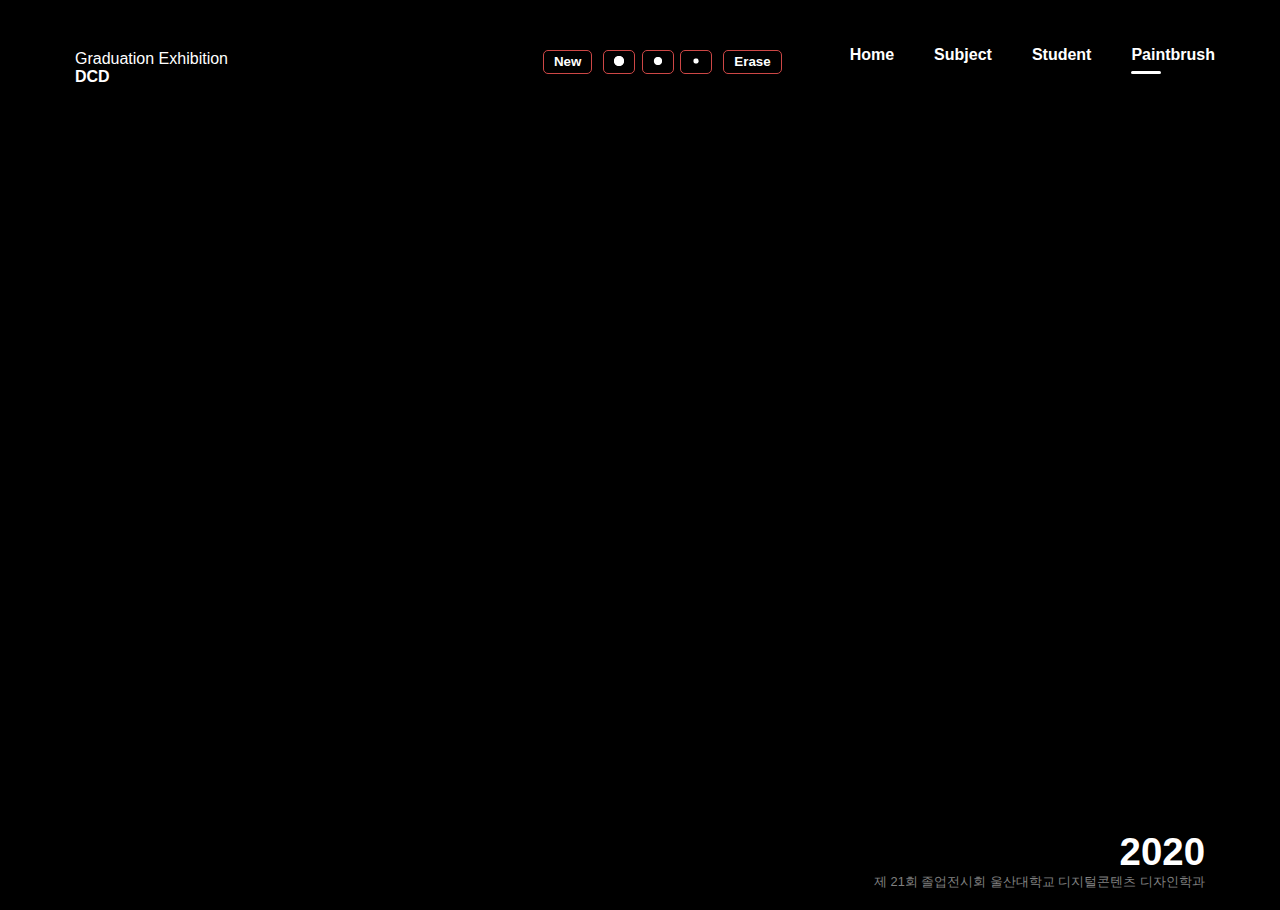
<file: Paintbrush.html>
<!DOCTYPE html>
<html>
    <head>
        <title> DCD Paintbrush </title>
        <meta charset="UTF-8">
        <link rel="stylesheet" href="css/index.css">
        <link rel="stylesheet" href="css/Paintbrush.css">
        <script src="js/jquery-1.12.0.min.js"></script>
        <script src="js/Paintbrush.js"></script>
    </head>
    <body onload="ready()" onresize="resize()" id="wrap">
      <header class="header">
      <nav id="menubar1">
       <ul>
        <li><a href="index.html">Graduation Exhibition<br><span>DCD</span></a></li>
       </ul>
      </nav>
      <nav id="menubar2">
        <a href="index.html">Home</a>
        <a href="Subject_Main.html">Subject</a>
        <a href="Student.html">Student</a>
        <a href="Paintbrush.html">Paintbrush</a>
        <div id="indicator"></div>
      </nav>
    </header>
    <section class="section">

      <div id="draw_btn">
        <button id="draw_btn1" onclick="news()">New</button>
        |
        <button id="draw_btn2" onclick="w15()"><img src="images/bold_01.png" alt=""></button>
        <button id="draw_btn3" onclick="w5()"><img src="images/bold_02.png" alt=""></button>
        <button id="draw_btn4" onclick="w1()"><img src="images/bold_03.png" alt=""></button>
        |
        <button id="draw_btn5" onclick="erase()">Erase</button>
      </div>

      <canvas id="canvas" width="100%" height="700px"></canvas>

    </section>
    <footer class="footer">
      <nav id="menubar3">
       <ul>
        <li><span>2020</span><br>제 21회 졸업전시회 울산대학교 디지털콘텐츠 디자인학과</li>
       </ul>
      </nav>
    </footer>
    </body>
</html>
</file>
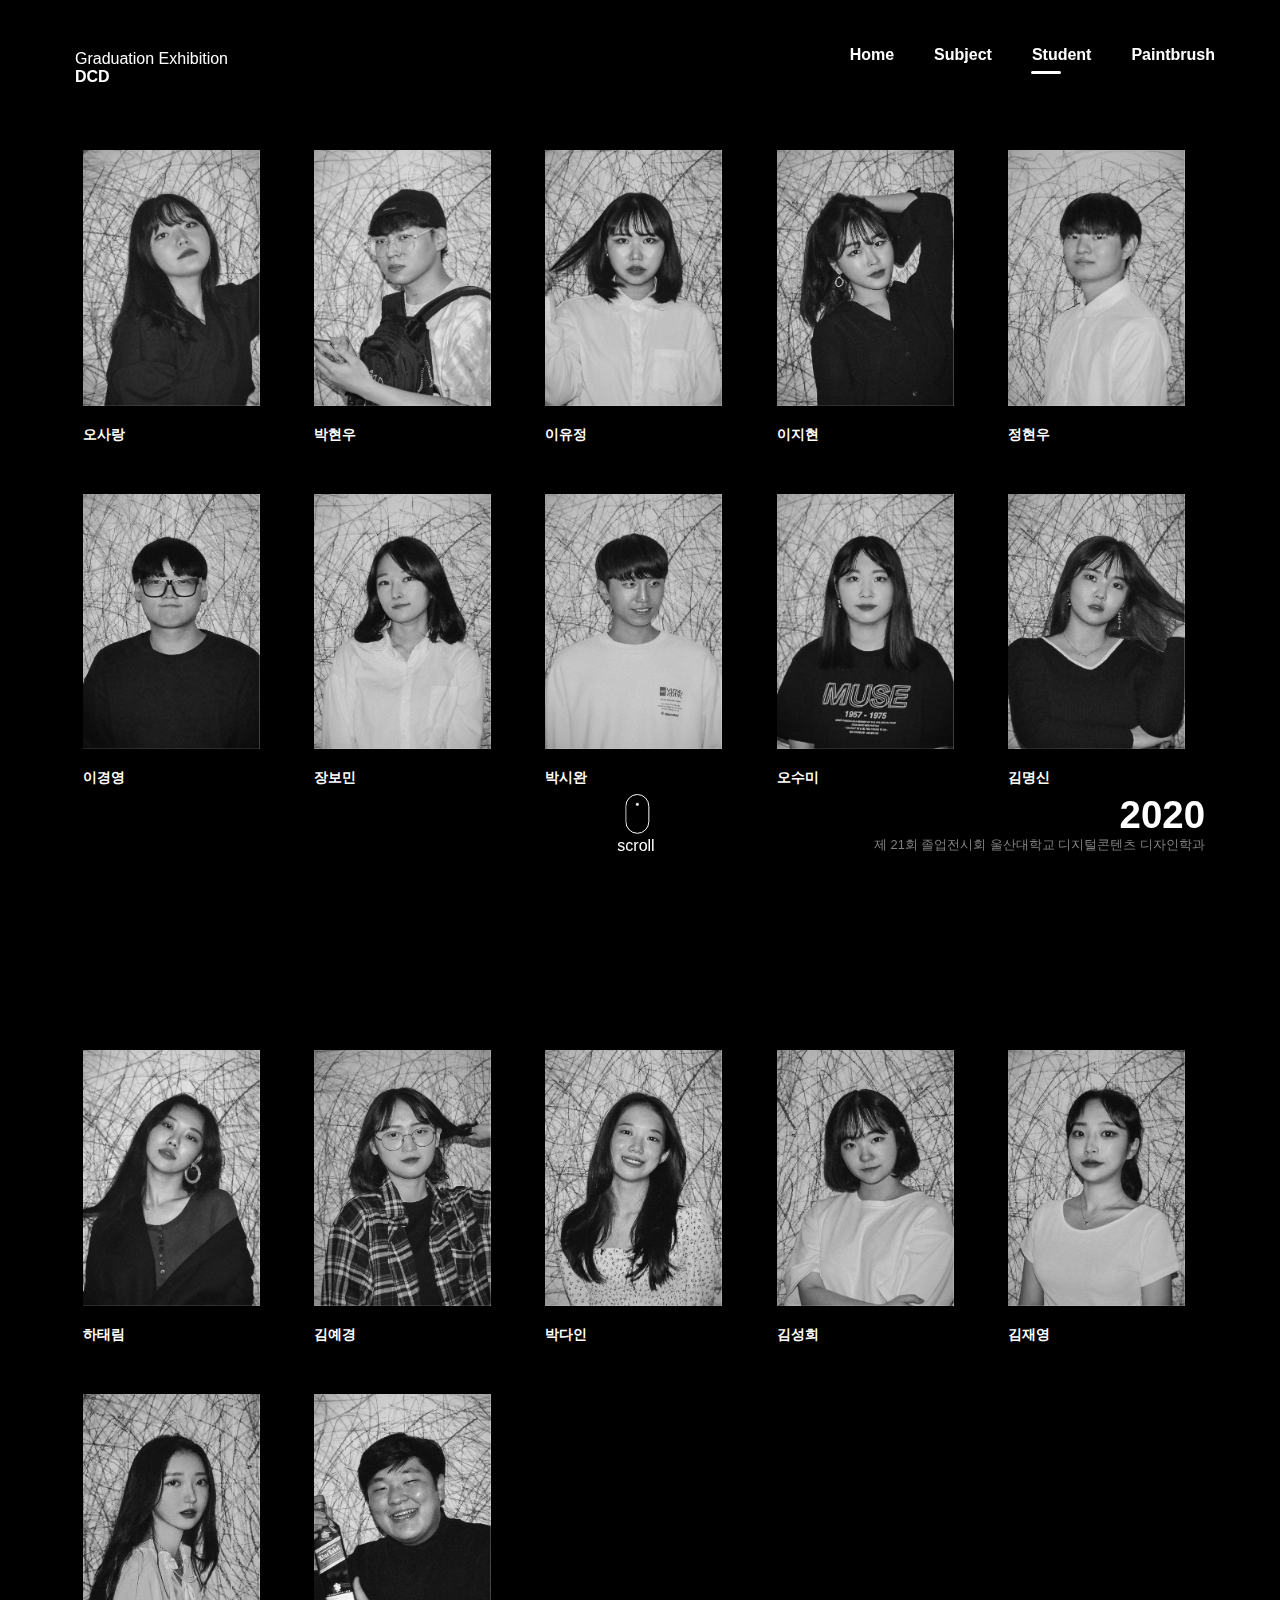
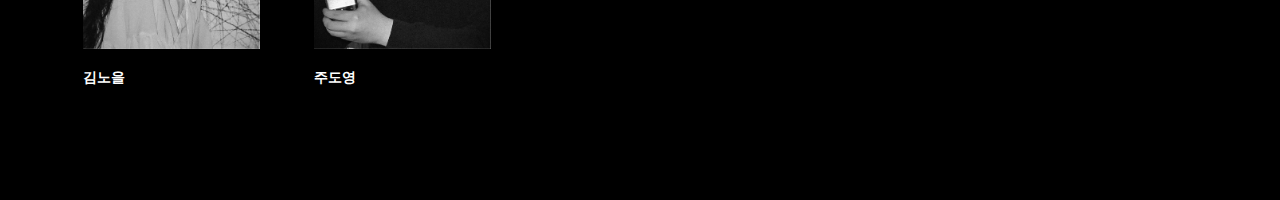
<file: Student.html>
<html>
	<head>
		<title> DCD Student </title>
		<meta charset="UTF-8">
		<link rel="stylesheet" href="css/index.css">
		<link rel="stylesheet" href="css/Student.css">
		<script type="text/javascript" src="js/jquery-1.12.0.min.js"></script>
		<script type="text/javascript" src="js/Subject.js"></script>
		<script type="text/javascript" src="js/Student.js"></script>
	</head>
	<body class="box">
		<div id="onepage">
			<header class="header">
			<nav id="menubar1">
			 <ul>
				<li><a href="index.html">Graduation Exhibition<br><span>DCD</span></a></li>
			 </ul>
			</nav>
			<nav id="menubar2">
				<a href="index.html">Home</a>
				<a href="Subject_Main.html">Subject</a>
				<a href="Student.html">Student</a>
				<a href="Paintbrush.html">Paintbrush</a>
				<div id="indicator"></div>
			</nav>
		</header>
			<section class="s1">
				<div class='bigPictureWrapper'>
				<div class='bigPicture'>
				</div>
				</div>
				<div class="subimgform">
					<div class="imgbox">
						<a href="#"><img src="images/student/pic_01.jpg" alt=""></a>
						<p>오사랑</p>
					</div>
					<div class="imgbox">
						<a href="#"><img src="images/student/pic_02.jpg" alt=""></a>
						<p>박현우</p>
					</div>
					<div class="imgbox">
						<a href="#"><img src="images/student/pic_03.jpg" alt=""></a>
						<p>이유정</p>
					</div>
					<div class="imgbox">
						<a href="#"><img src="images/student/pic_04.jpg" alt=""></a>
						<p>이지현</p>
					</div>
					<div class="imgbox">
						<a href="#"><img src="images/student/pic_05.jpg" alt=""></a>
						<p>정현우</p>
					</div>
					<div class="imgbox">
						<a href="#"><img src="images/student/pic_06.jpg" alt=""></a>
						<p>이경영</p>
					</div>
					<div class="imgbox">
						<a href="#"><img src="images/student/pic_07.jpg" alt=""></a>
						<p>장보민</p>
					</div>
					<div class="imgbox">
						<a href="#"><img src="images/student/pic_08.jpg" alt=""></a>
						<p>박시완</p>
					</div>
					<div class="imgbox">
						<a href="#"><img src="images/student/pic_09.jpg" alt=""></a>
						<p>오수미</p>
					</div>
					<div class="imgbox">
						<a href="#"><img src="images/student/pic_10.jpg" alt=""></a>
						<p>김명신</p>
					</div>
				</div>
				<div class="scroll-link" href="#content">
					<svg class="mouse" xmlns="http://www.w3.org/2000/svg" viewBox="0 0 76 130" preserveAspectRatio="xMidYMid meet">
					<g fill="none" fill-rule="evenodd">
						<rect width="70" height="118" x="1.5" y="1.5" stroke="#FFF" stroke-width="3" rx="36"/>
						<circle class="scroll" cx="36.5" cy="31.5" r="4.5" fill="#FFF"/>
					</g>
				</svg>
				<p>scroll</p>
			</div>
			</section>
			<section class="s2">
				<div class="subimgform">
					<div class="imgbox">
						<a href="#"><img src="images/student/pic_11.jpg" alt=""></a>
						<p>하태림</p>
					</div>
					<div class="imgbox">
						<a href="#"><img src="images/student/pic_12.jpg" alt=""></a>
						<p>김예경</p>
					</div>
					<div class="imgbox">
						<a href="#"><img src="images/student/pic_13.jpg" alt=""></a>
						<p>박다인</p>
					</div>
					<div class="imgbox">
						<a href="#"><img src="images/student/pic_14.jpg" alt=""></a>
						<p>김성희</p>
					</div>
					<div class="imgbox">
						<a href="#"><img src="images/student/pic_15.jpg" alt=""></a>
						<p>김재영</p>
					</div>
					<div class="imgbox">
						<a href="#"><img src="images/student/pic_16.jpg" alt=""></a>
						<p>김노을</p>
					</div>
					<div class="imgbox">
						<a href="#"><img src="images/student/pic_17.jpg" alt=""></a>
						<p>주도영</p>
					</div>
				</div>
			</section>
			<footer class="footer">
				<nav id="menubar3">
				 <ul>
					<li><span>2020</span><br>제 21회 졸업전시회 울산대학교 디지털콘텐츠 디자인학과</li>
				 </ul>
				</nav>
			</footer>
		</div>
		<script src="https://code.jquery.com/jquery-3.4.1.js" integrity="sha256-WpOohJOqMqqyKL9FccASB9O0KwACQJpFTUBLTYOVvVU=" crossorigin="anonymous"></script>
	</body>
</html>
</file>
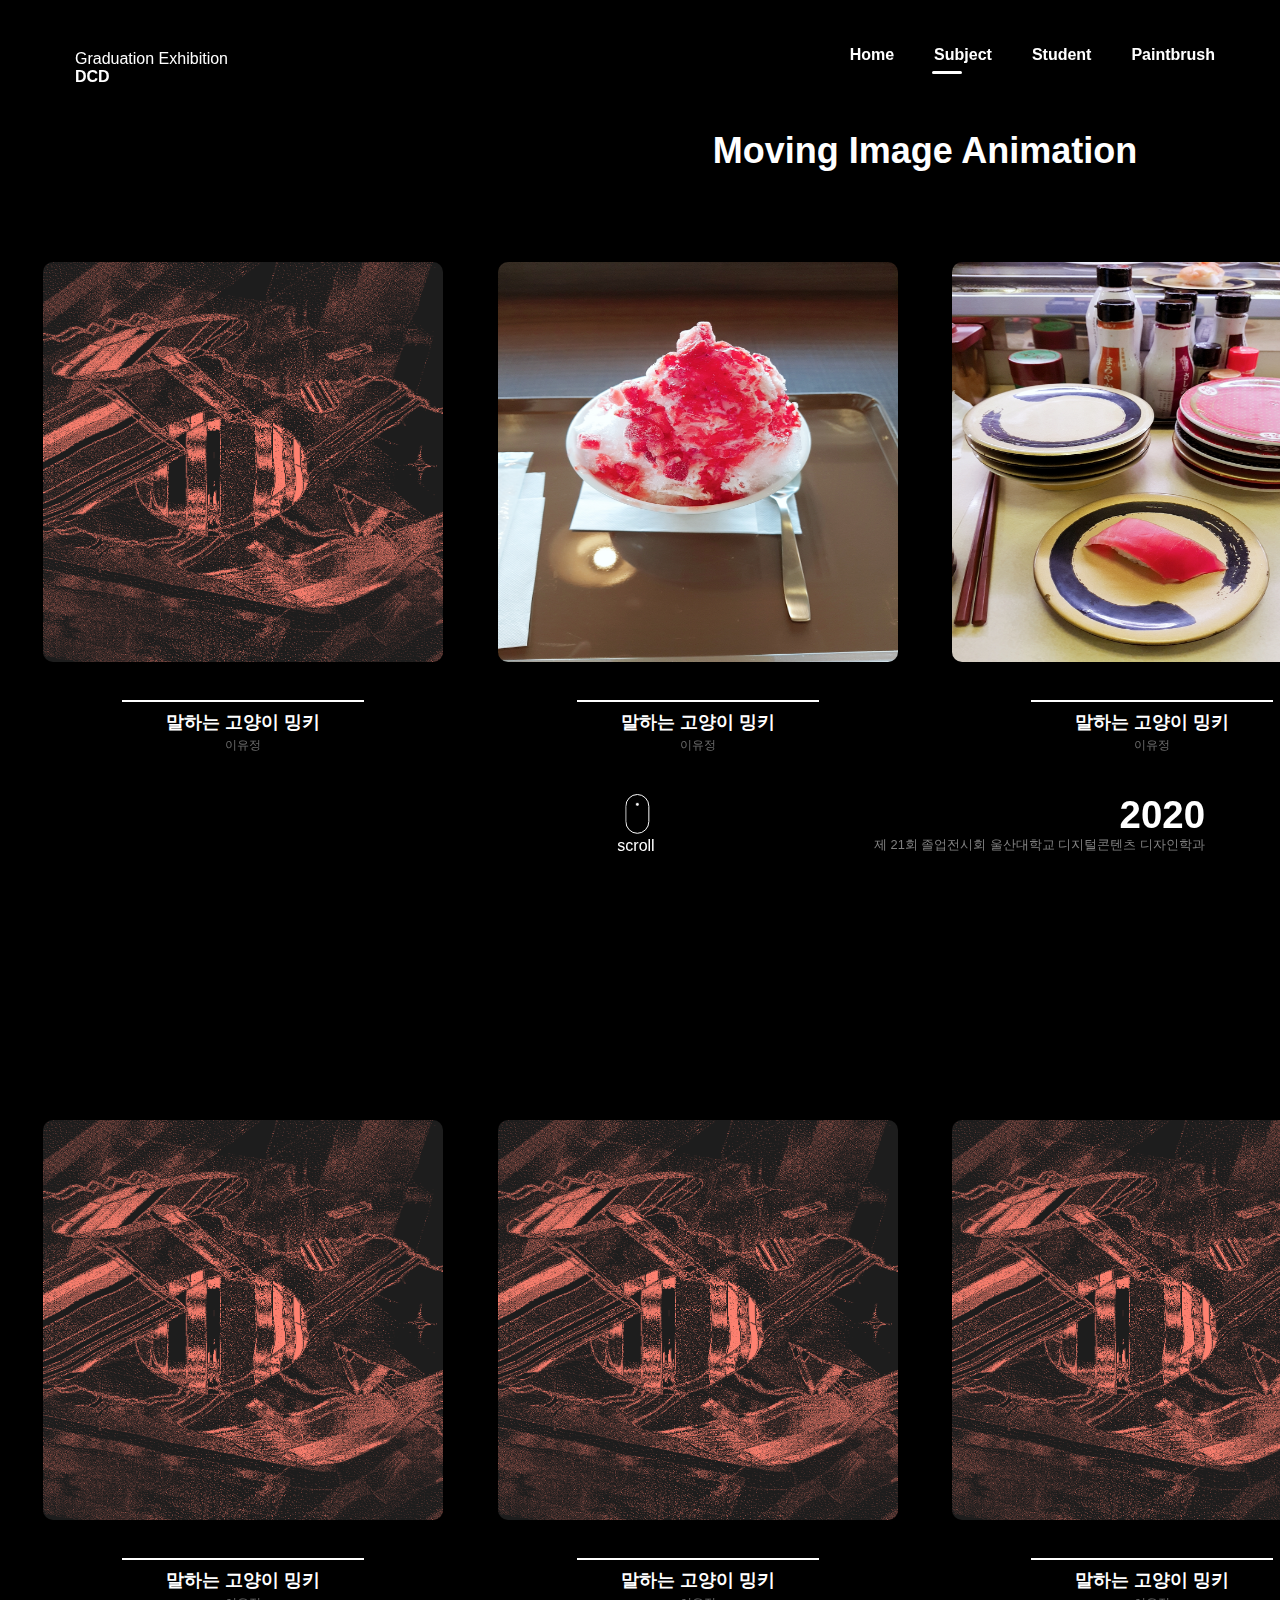
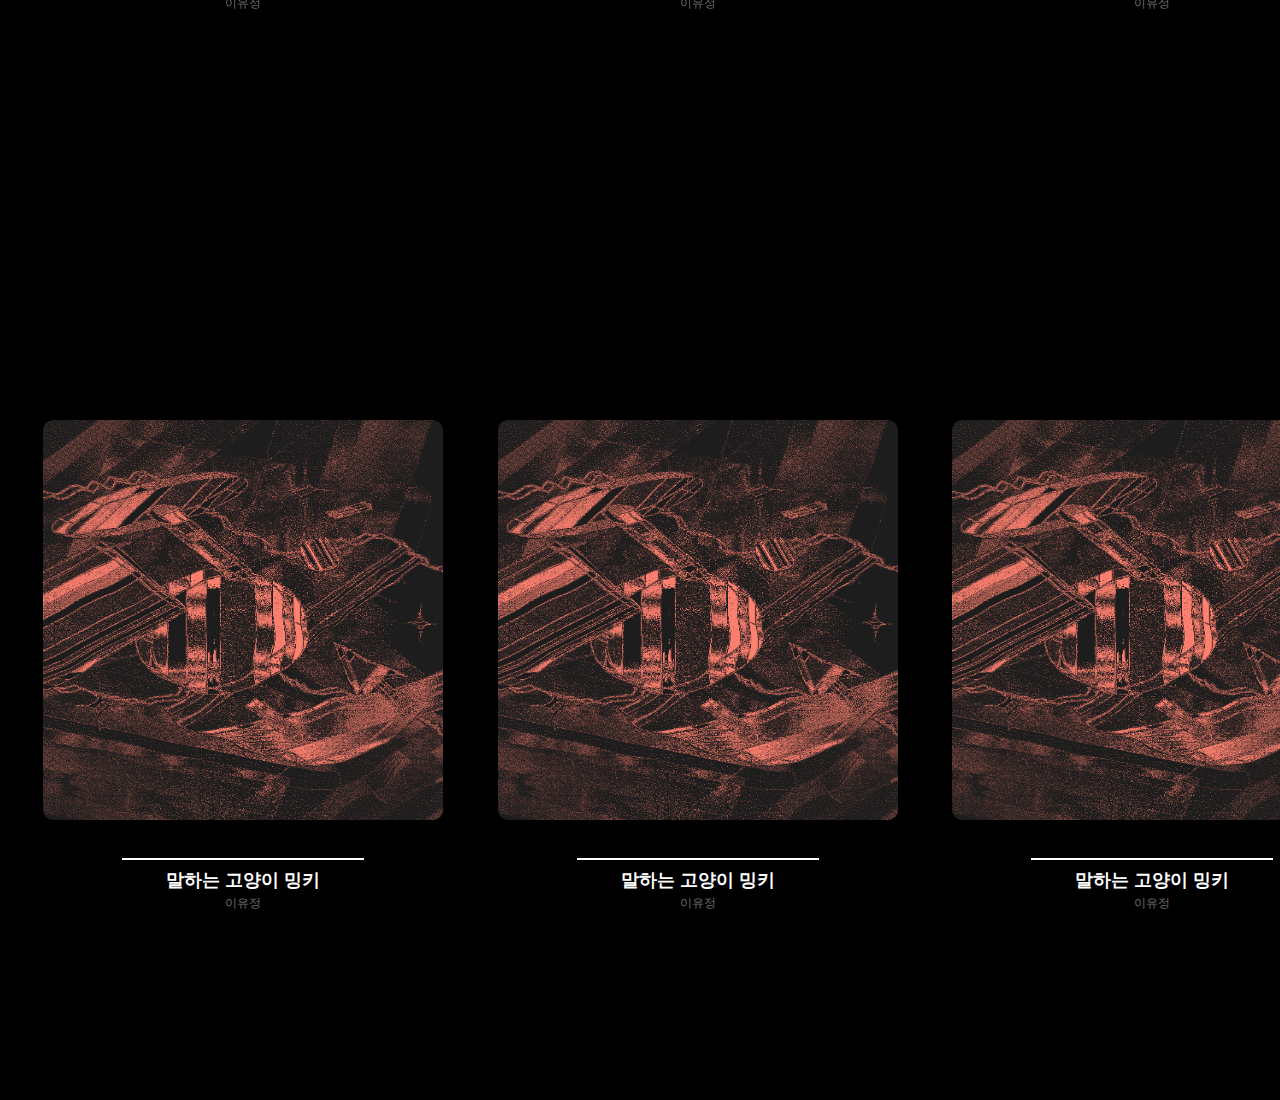
<file: Subject_01.html>
<html>
	<head>
		<title> Moving Image Animation </title>
		<meta charset="UTF-8">
		<link rel="stylesheet" href="css/index.css">
		<link rel="stylesheet" href="css/Subject.css">
		<script type="text/javascript" src="js/jquery-1.12.0.min.js"></script>
		<script type="text/javascript" src="js/Subject.js"></script>
	</head>
	<body class="box">
		<div id="onepage">
			<header class="header">
			<nav id="menubar1">
			 <ul>
				<li><a href="index.html">Graduation Exhibition<br><span>DCD</span></a></li>
			 </ul>
			</nav>
			<nav id="menubar2">
				<a href="index.html">Home</a>
				<a href="Subject_Main.html">Subject</a>
				<a href="Student.html">Student</a>
				<a href="Paintbrush.html">Paintbrush</a>
				<div id="indicator"></div>
			</nav>
		</header>
			<section class="s1">
				<div class="subimgform">
					<p class="tittle_up">Moving Image Animation</p>
					<div class="imgbox">
						<a href="#"><img src="images/subimg.png" alt="" class="zoom"></a>
						<br><br><hr>
						<p class="tittle">말하는 고양이 밍키</p>
						<p class="name">이유정</p>
					</div>
					<div class="imgbox">
						<a href="#"><img src="images/img_01.jpg" alt="" class="zoom"></a>
						<br><br><hr>
						<p class="tittle">말하는 고양이 밍키</p>
						<p class="name">이유정</p>
					</div>
					<div class="imgbox">
						<a href="#"><img src="images/img_02.jpg" alt="" class="zoom"></a>
						<br><br><hr>
						<p class="tittle">말하는 고양이 밍키</p>
						<p class="name">이유정</p>
					</div>
					<div class="imgbox">
						<a href="#"><img src="images/img_03.png" alt="" class="zoom"></a>
						<br><br><hr>
						<p class="tittle">말하는 고양이 밍키</p>
						<p class="name">이유정</p>
					</div>
				</div>
				<div class="scroll-link" href="#content">
					<svg class="mouse" xmlns="http://www.w3.org/2000/svg" viewBox="0 0 76 130" preserveAspectRatio="xMidYMid meet">
					<g fill="none" fill-rule="evenodd">
						<rect width="70" height="118" x="1.5" y="1.5" stroke="#FFF" stroke-width="3" rx="36"/>
						<circle class="scroll" cx="36.5" cy="31.5" r="4.5" fill="#FFF"/>
					</g>
				</svg>
				<p>scroll</p>
			</div>
			</section>
			<section class="s2">
				<div class="subimgform">
					<div class="imgbox">
						<a href="#"><img src="images/subimg.png" alt="" class="zoom"></a>
						<br><br><hr>
						<p class="tittle">말하는 고양이 밍키</p>
						<p class="name">이유정</p>
					</div>
					<div class="imgbox">
						<a href="#"><img src="images/subimg.png" alt="" class="zoom"></a>
						<br><br><hr>
						<p class="tittle">말하는 고양이 밍키</p>
						<p class="name">이유정</p>
					</div>
					<div class="imgbox">
						<a href="#"><img src="images/subimg.png" alt="" class="zoom"></a>
						<br><br><hr>
						<p class="tittle">말하는 고양이 밍키</p>
						<p class="name">이유정</p>
					</div>
					<div class="imgbox">
						<a href="#"><img src="images/subimg.png" alt="" class="zoom"></a>
						<br><br><hr>
						<p class="tittle">말하는 고양이 밍키</p>
						<p class="name">이유정</p>
					</div>
				</div>
			</section>
			<section class="s3">
				<div class="subimgform">
					<div class="imgbox">
						<a href="#"><img src="images/subimg.png" alt="" class="zoom"></a>
						<br><br><hr>
						<p class="tittle">말하는 고양이 밍키</p>
						<p class="name">이유정</p>
					</div>
					<div class="imgbox">
						<a href="#"><img src="images/subimg.png" alt="" class="zoom"></a>
						<br><br><hr>
						<p class="tittle">말하는 고양이 밍키</p>
						<p class="name">이유정</p>
					</div>
					<div class="imgbox">
						<a href="#"><img src="images/subimg.png" alt="" class="zoom"></a>
						<br><br><hr>
						<p class="tittle">말하는 고양이 밍키</p>
						<p class="name">이유정</p>
					</div>
					<div class="imgbox">
						<a href="#"><img src="images/subimg.png" alt="" class="zoom"></a>
						<br><br><hr>
						<p class="tittle">말하는 고양이 밍키</p>
						<p class="name">이유정</p>
					</div>
				</div>
			</section>
			<footer class="footer">
				<nav id="menubar3">
				 <ul>
					<li><span>2020</span><br>제 21회 졸업전시회 울산대학교 디지털콘텐츠 디자인학과</li>
				 </ul>
				</nav>
			</footer>
		</div>
		<script src="https://code.jquery.com/jquery-3.4.1.js" integrity="sha256-WpOohJOqMqqyKL9FccASB9O0KwACQJpFTUBLTYOVvVU=" crossorigin="anonymous"></script>
	</body>
</html>
</file>
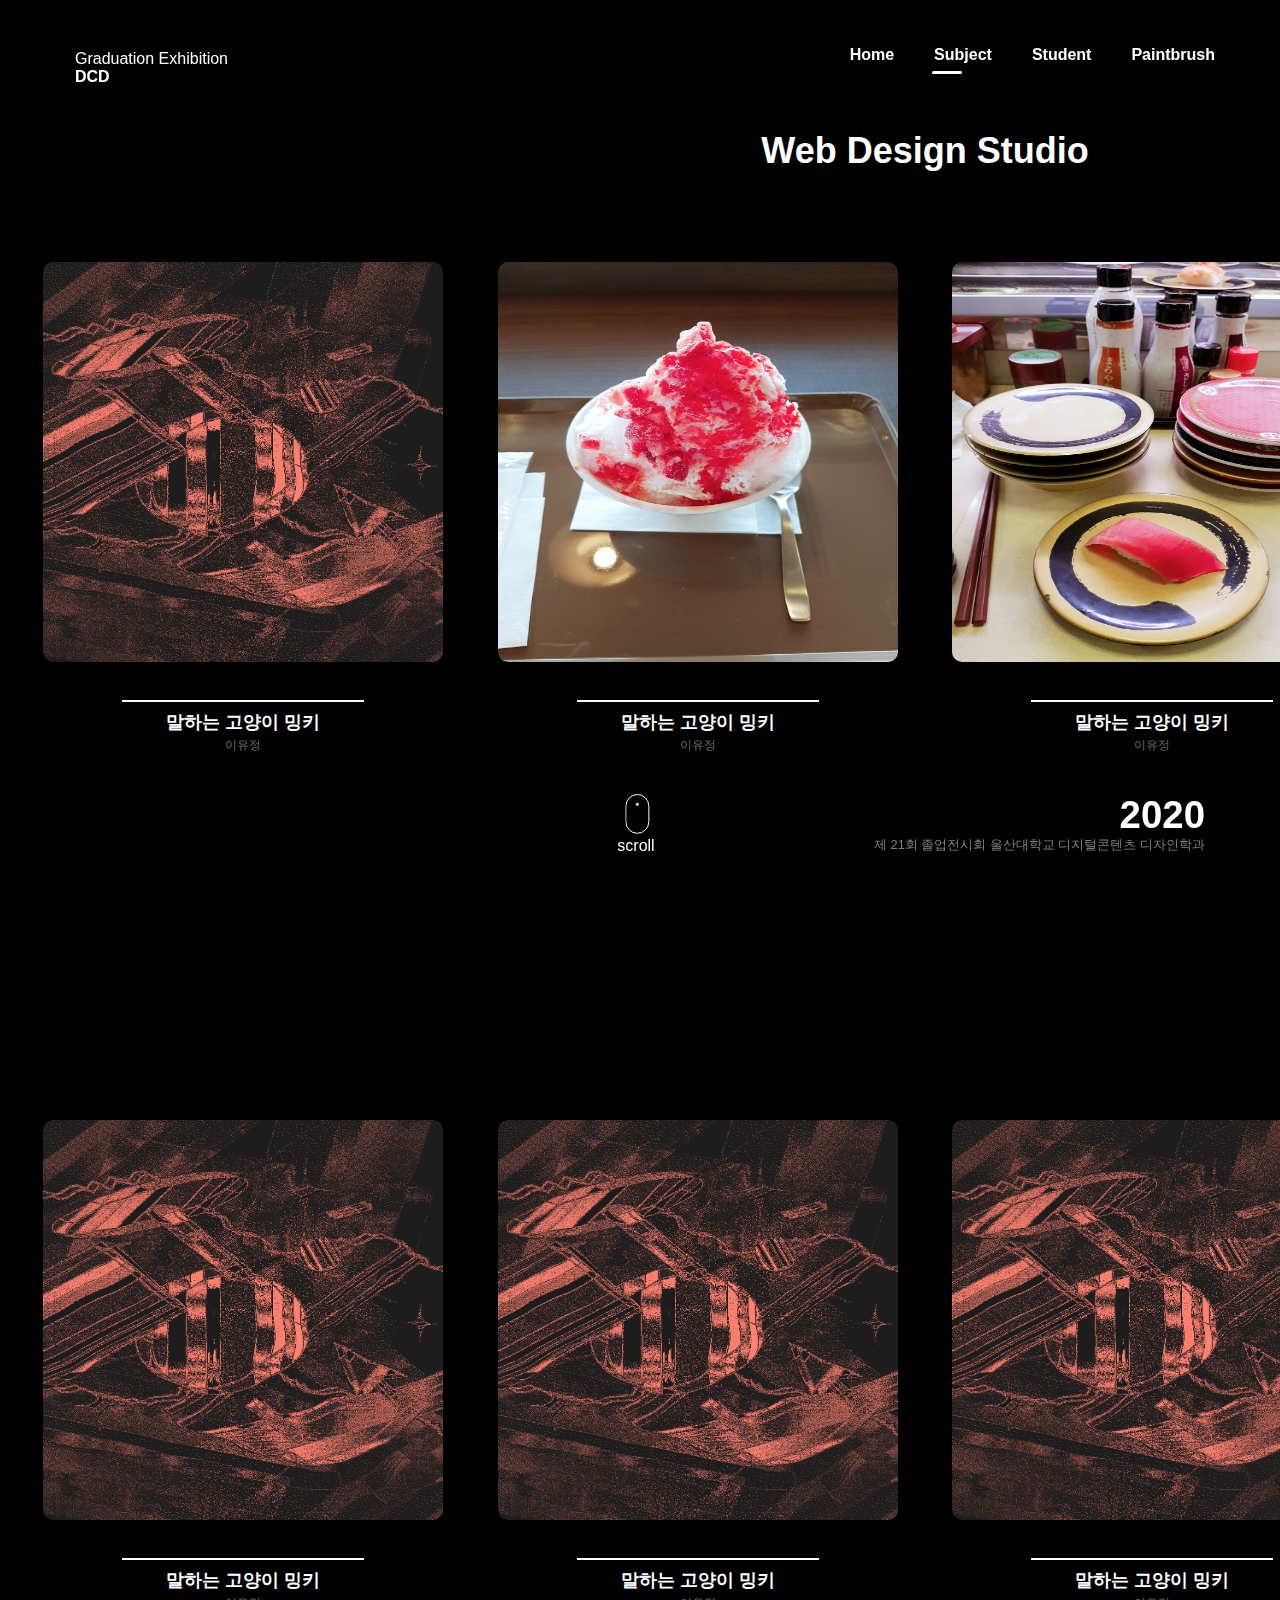
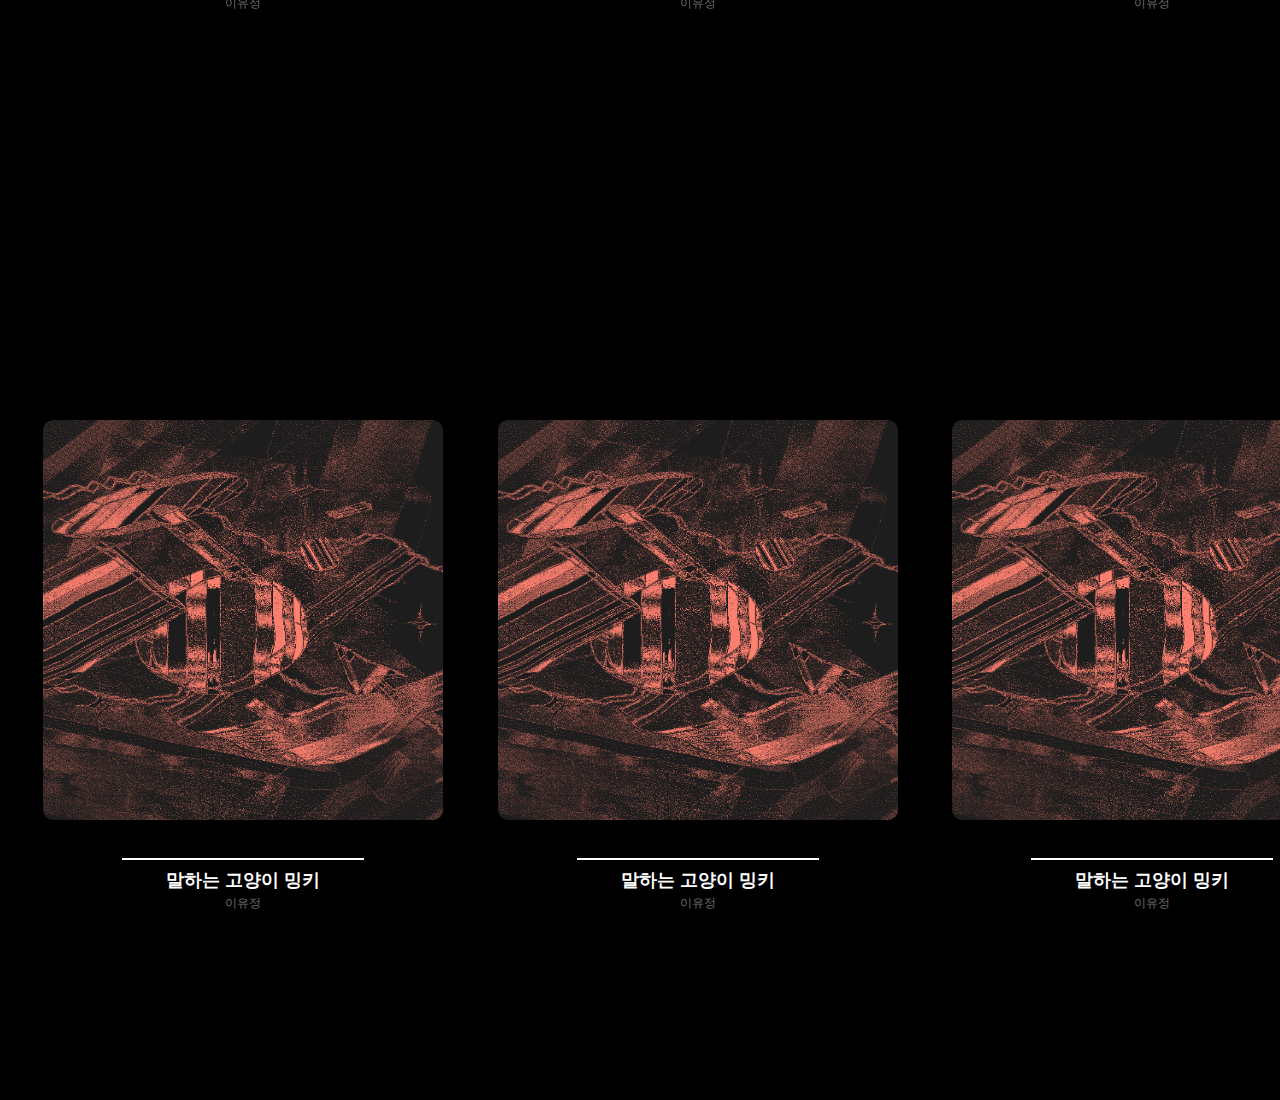
<file: Subject_02.html>
<html>
	<head>
		<title> Web Design Studio </title>
		<meta charset="UTF-8">
		<link rel="stylesheet" href="css/index.css">
		<link rel="stylesheet" href="css/Subject.css">
		<script type="text/javascript" src="js/jquery-1.12.0.min.js"></script>
		<script type="text/javascript" src="js/Subject.js"></script>
	</head>
	<body class="box">
		<div id="onepage">
			<header class="header">
			<nav id="menubar1">
			 <ul>
				<li><a href="index.html">Graduation Exhibition<br><span>DCD</span></a></li>
			 </ul>
			</nav>
			<nav id="menubar2">
				<a href="index.html">Home</a>
				<a href="Subject_Main.html">Subject</a>
				<a href="Student.html">Student</a>
				<a href="Paintbrush.html">Paintbrush</a>
				<div id="indicator"></div>
			</nav>
		</header>
			<section class="s1">
				<div class="subimgform">
					<p class="tittle_up">Web Design Studio</p>
					<div class="imgbox">
						<a href="#"><img src="images/subimg.png" alt="" class="zoom"></a>
						<br><br><hr>
						<p class="tittle">말하는 고양이 밍키</p>
						<p class="name">이유정</p>
					</div>
					<div class="imgbox">
						<a href="#"><img src="images/img_01.jpg" alt="" class="zoom"></a>
						<br><br><hr>
						<p class="tittle">말하는 고양이 밍키</p>
						<p class="name">이유정</p>
					</div>
					<div class="imgbox">
						<a href="#"><img src="images/img_02.jpg" alt="" class="zoom"></a>
						<br><br><hr>
						<p class="tittle">말하는 고양이 밍키</p>
						<p class="name">이유정</p>
					</div>
					<div class="imgbox">
						<a href="#"><img src="images/img_03.png" alt="" class="zoom"></a>
						<br><br><hr>
						<p class="tittle">말하는 고양이 밍키</p>
						<p class="name">이유정</p>
					</div>
				</div>
				<div class="scroll-link" href="#content">
					<svg class="mouse" xmlns="http://www.w3.org/2000/svg" viewBox="0 0 76 130" preserveAspectRatio="xMidYMid meet">
					<g fill="none" fill-rule="evenodd">
						<rect width="70" height="118" x="1.5" y="1.5" stroke="#FFF" stroke-width="3" rx="36"/>
						<circle class="scroll" cx="36.5" cy="31.5" r="4.5" fill="#FFF"/>
					</g>
				</svg>
				<p>scroll</p>
			</div>
			</section>
			<section class="s2">
				<div class="subimgform">
					<div class="imgbox">
						<a href="#"><img src="images/subimg.png" alt="" class="zoom"></a>
						<br><br><hr>
						<p class="tittle">말하는 고양이 밍키</p>
						<p class="name">이유정</p>
					</div>
					<div class="imgbox">
						<a href="#"><img src="images/subimg.png" alt="" class="zoom"></a>
						<br><br><hr>
						<p class="tittle">말하는 고양이 밍키</p>
						<p class="name">이유정</p>
					</div>
					<div class="imgbox">
						<a href="#"><img src="images/subimg.png" alt="" class="zoom"></a>
						<br><br><hr>
						<p class="tittle">말하는 고양이 밍키</p>
						<p class="name">이유정</p>
					</div>
					<div class="imgbox">
						<a href="#"><img src="images/subimg.png" alt="" class="zoom"></a>
						<br><br><hr>
						<p class="tittle">말하는 고양이 밍키</p>
						<p class="name">이유정</p>
					</div>
				</div>
			</section>
			<section class="s3">
				<div class="subimgform">
					<div class="imgbox">
						<a href="#"><img src="images/subimg.png" alt="" class="zoom"></a>
						<br><br><hr>
						<p class="tittle">말하는 고양이 밍키</p>
						<p class="name">이유정</p>
					</div>
					<div class="imgbox">
						<a href="#"><img src="images/subimg.png" alt="" class="zoom"></a>
						<br><br><hr>
						<p class="tittle">말하는 고양이 밍키</p>
						<p class="name">이유정</p>
					</div>
					<div class="imgbox">
						<a href="#"><img src="images/subimg.png" alt="" class="zoom"></a>
						<br><br><hr>
						<p class="tittle">말하는 고양이 밍키</p>
						<p class="name">이유정</p>
					</div>
					<div class="imgbox">
						<a href="#"><img src="images/subimg.png" alt="" class="zoom"></a>
						<br><br><hr>
						<p class="tittle">말하는 고양이 밍키</p>
						<p class="name">이유정</p>
					</div>
				</div>
			</section>
			<footer class="footer">
				<nav id="menubar3">
				 <ul>
					<li><span>2020</span><br>제 21회 졸업전시회 울산대학교 디지털콘텐츠 디자인학과</li>
				 </ul>
				</nav>
			</footer>
		</div>
		<script src="https://code.jquery.com/jquery-3.4.1.js" integrity="sha256-WpOohJOqMqqyKL9FccASB9O0KwACQJpFTUBLTYOVvVU=" crossorigin="anonymous"></script>
	</body>
</html>
</file>
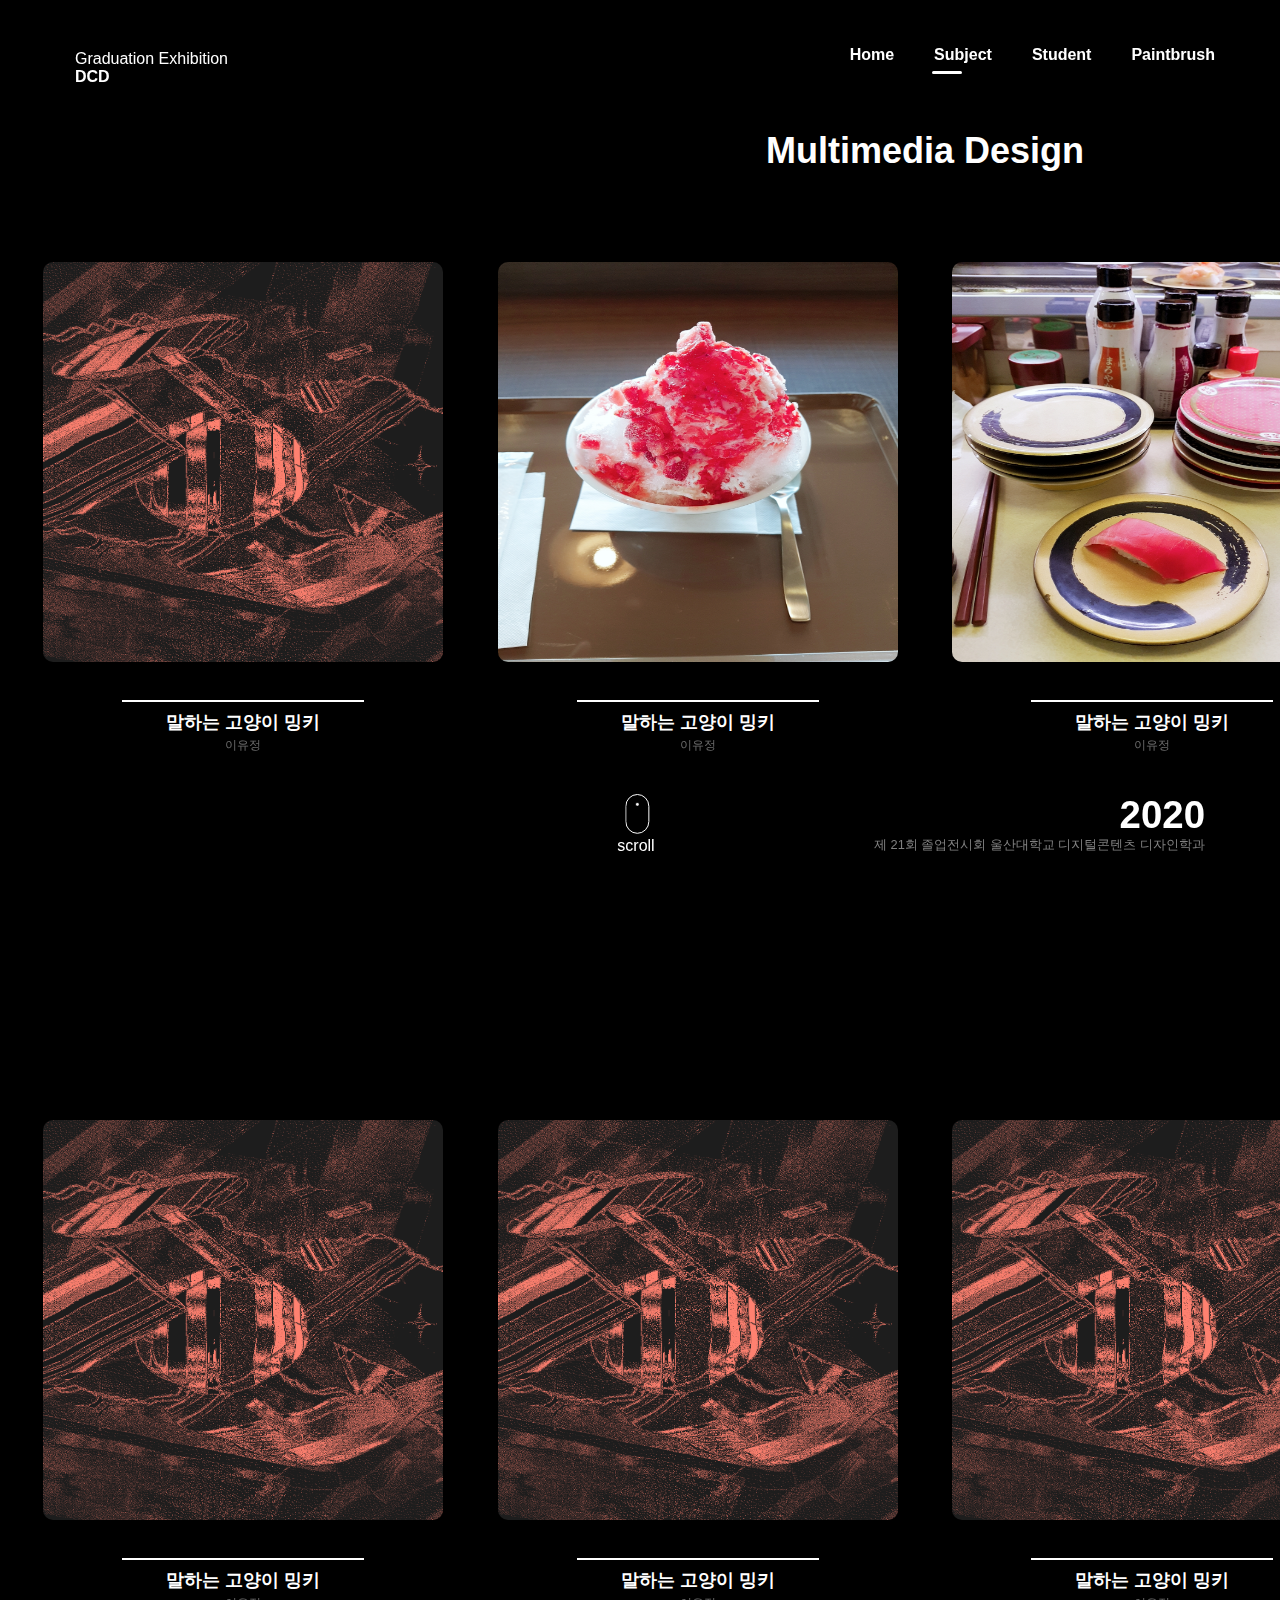
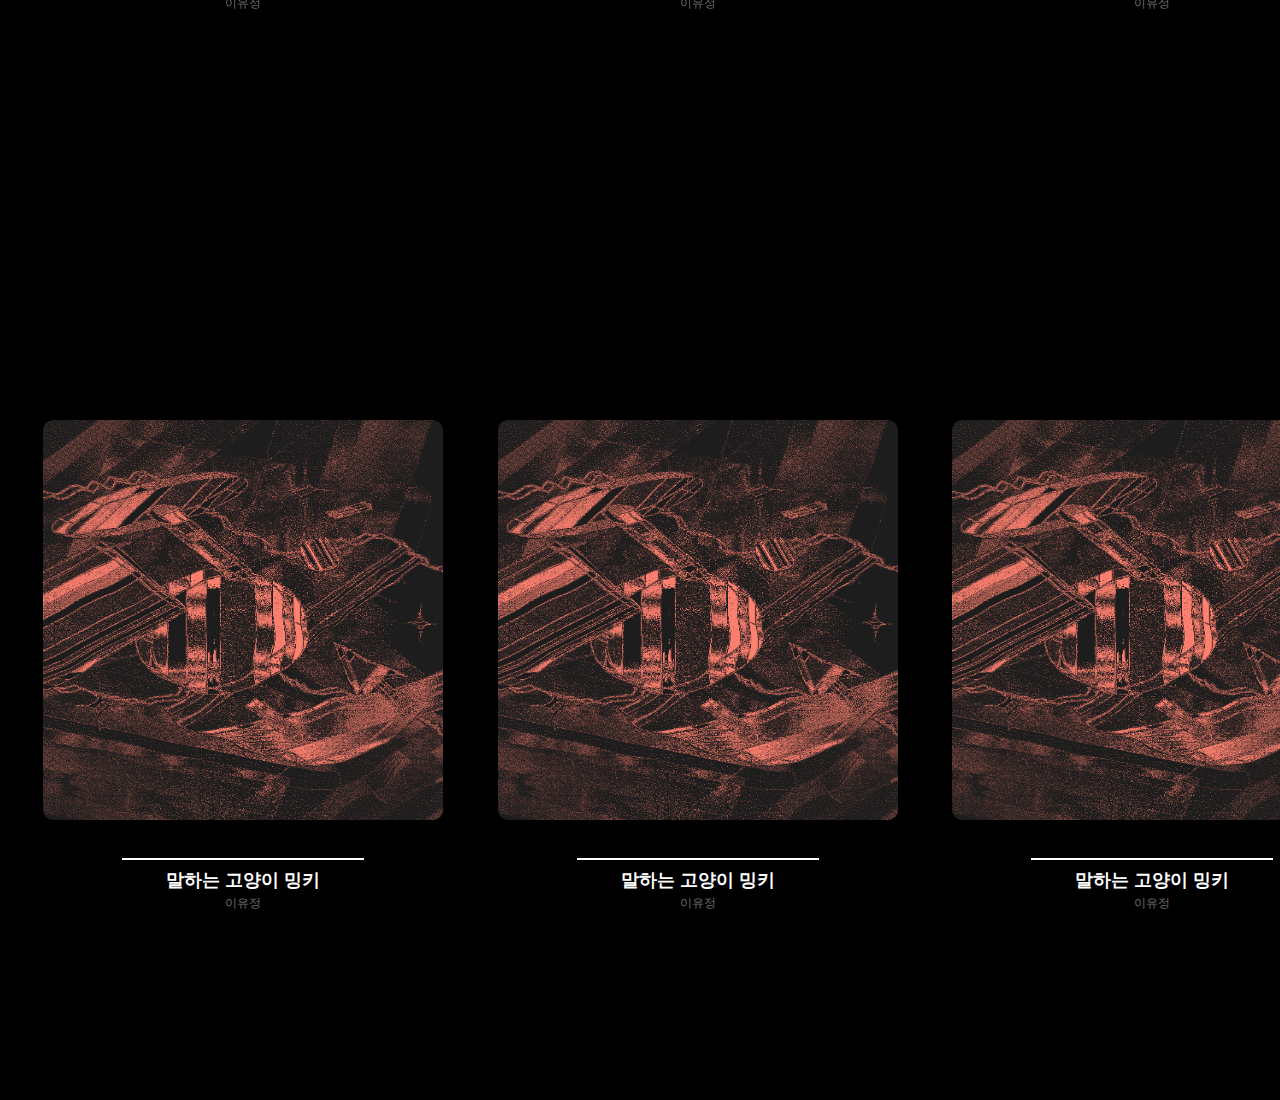
<file: Subject_03.html>
<html>
	<head>
		<title> Multimedia Design </title>
		<meta charset="UTF-8">
		<link rel="stylesheet" href="css/index.css">
		<link rel="stylesheet" href="css/Subject.css">
		<script type="text/javascript" src="js/jquery-1.12.0.min.js"></script>
		<script type="text/javascript" src="js/Subject.js"></script>
	</head>
	<body class="box">
		<div id="onepage">
			<header class="header">
			<nav id="menubar1">
			 <ul>
				<li><a href="index.html">Graduation Exhibition<br><span>DCD</span></a></li>
			 </ul>
			</nav>
			<nav id="menubar2">
				<a href="index.html">Home</a>
				<a href="Subject_Main.html">Subject</a>
				<a href="Student.html">Student</a>
				<a href="Paintbrush.html">Paintbrush</a>
				<div id="indicator"></div>
			</nav>
		</header>
			<section class="s1">
				<div class="subimgform">
					<p class="tittle_up">Multimedia Design</p>
					<div class="imgbox">
						<a href="#"><img src="images/subimg.png" alt="" class="zoom"></a>
						<br><br><hr>
						<p class="tittle">말하는 고양이 밍키</p>
						<p class="name">이유정</p>
					</div>
					<div class="imgbox">
						<a href="#"><img src="images/img_01.jpg" alt="" class="zoom"></a>
						<br><br><hr>
						<p class="tittle">말하는 고양이 밍키</p>
						<p class="name">이유정</p>
					</div>
					<div class="imgbox">
						<a href="#"><img src="images/img_02.jpg" alt="" class="zoom"></a>
						<br><br><hr>
						<p class="tittle">말하는 고양이 밍키</p>
						<p class="name">이유정</p>
					</div>
					<div class="imgbox">
						<a href="#"><img src="images/img_03.png" alt="" class="zoom"></a>
						<br><br><hr>
						<p class="tittle">말하는 고양이 밍키</p>
						<p class="name">이유정</p>
					</div>
				</div>
				<div class="scroll-link" href="#content">
					<svg class="mouse" xmlns="http://www.w3.org/2000/svg" viewBox="0 0 76 130" preserveAspectRatio="xMidYMid meet">
					<g fill="none" fill-rule="evenodd">
						<rect width="70" height="118" x="1.5" y="1.5" stroke="#FFF" stroke-width="3" rx="36"/>
						<circle class="scroll" cx="36.5" cy="31.5" r="4.5" fill="#FFF"/>
					</g>
				</svg>
				<p>scroll</p>
			</div>
			</section>
			<section class="s2">
				<div class="subimgform">
					<div class="imgbox">
						<a href="#"><img src="images/subimg.png" alt="" class="zoom"></a>
						<br><br><hr>
						<p class="tittle">말하는 고양이 밍키</p>
						<p class="name">이유정</p>
					</div>
					<div class="imgbox">
						<a href="#"><img src="images/subimg.png" alt="" class="zoom"></a>
						<br><br><hr>
						<p class="tittle">말하는 고양이 밍키</p>
						<p class="name">이유정</p>
					</div>
					<div class="imgbox">
						<a href="#"><img src="images/subimg.png" alt="" class="zoom"></a>
						<br><br><hr>
						<p class="tittle">말하는 고양이 밍키</p>
						<p class="name">이유정</p>
					</div>
					<div class="imgbox">
						<a href="#"><img src="images/subimg.png" alt="" class="zoom"></a>
						<br><br><hr>
						<p class="tittle">말하는 고양이 밍키</p>
						<p class="name">이유정</p>
					</div>
				</div>
			</section>
			<section class="s3">
				<div class="subimgform">
					<div class="imgbox">
						<a href="#"><img src="images/subimg.png" alt="" class="zoom"></a>
						<br><br><hr>
						<p class="tittle">말하는 고양이 밍키</p>
						<p class="name">이유정</p>
					</div>
					<div class="imgbox">
						<a href="#"><img src="images/subimg.png" alt="" class="zoom"></a>
						<br><br><hr>
						<p class="tittle">말하는 고양이 밍키</p>
						<p class="name">이유정</p>
					</div>
					<div class="imgbox">
						<a href="#"><img src="images/subimg.png" alt="" class="zoom"></a>
						<br><br><hr>
						<p class="tittle">말하는 고양이 밍키</p>
						<p class="name">이유정</p>
					</div>
					<div class="imgbox">
						<a href="#"><img src="images/subimg.png" alt="" class="zoom"></a>
						<br><br><hr>
						<p class="tittle">말하는 고양이 밍키</p>
						<p class="name">이유정</p>
					</div>
				</div>
			</section>
			<footer class="footer">
				<nav id="menubar3">
				 <ul>
					<li><span>2020</span><br>제 21회 졸업전시회 울산대학교 디지털콘텐츠 디자인학과</li>
				 </ul>
				</nav>
			</footer>
		</div>
		<script src="https://code.jquery.com/jquery-3.4.1.js" integrity="sha256-WpOohJOqMqqyKL9FccASB9O0KwACQJpFTUBLTYOVvVU=" crossorigin="anonymous"></script>
	</body>
</html>
</file>
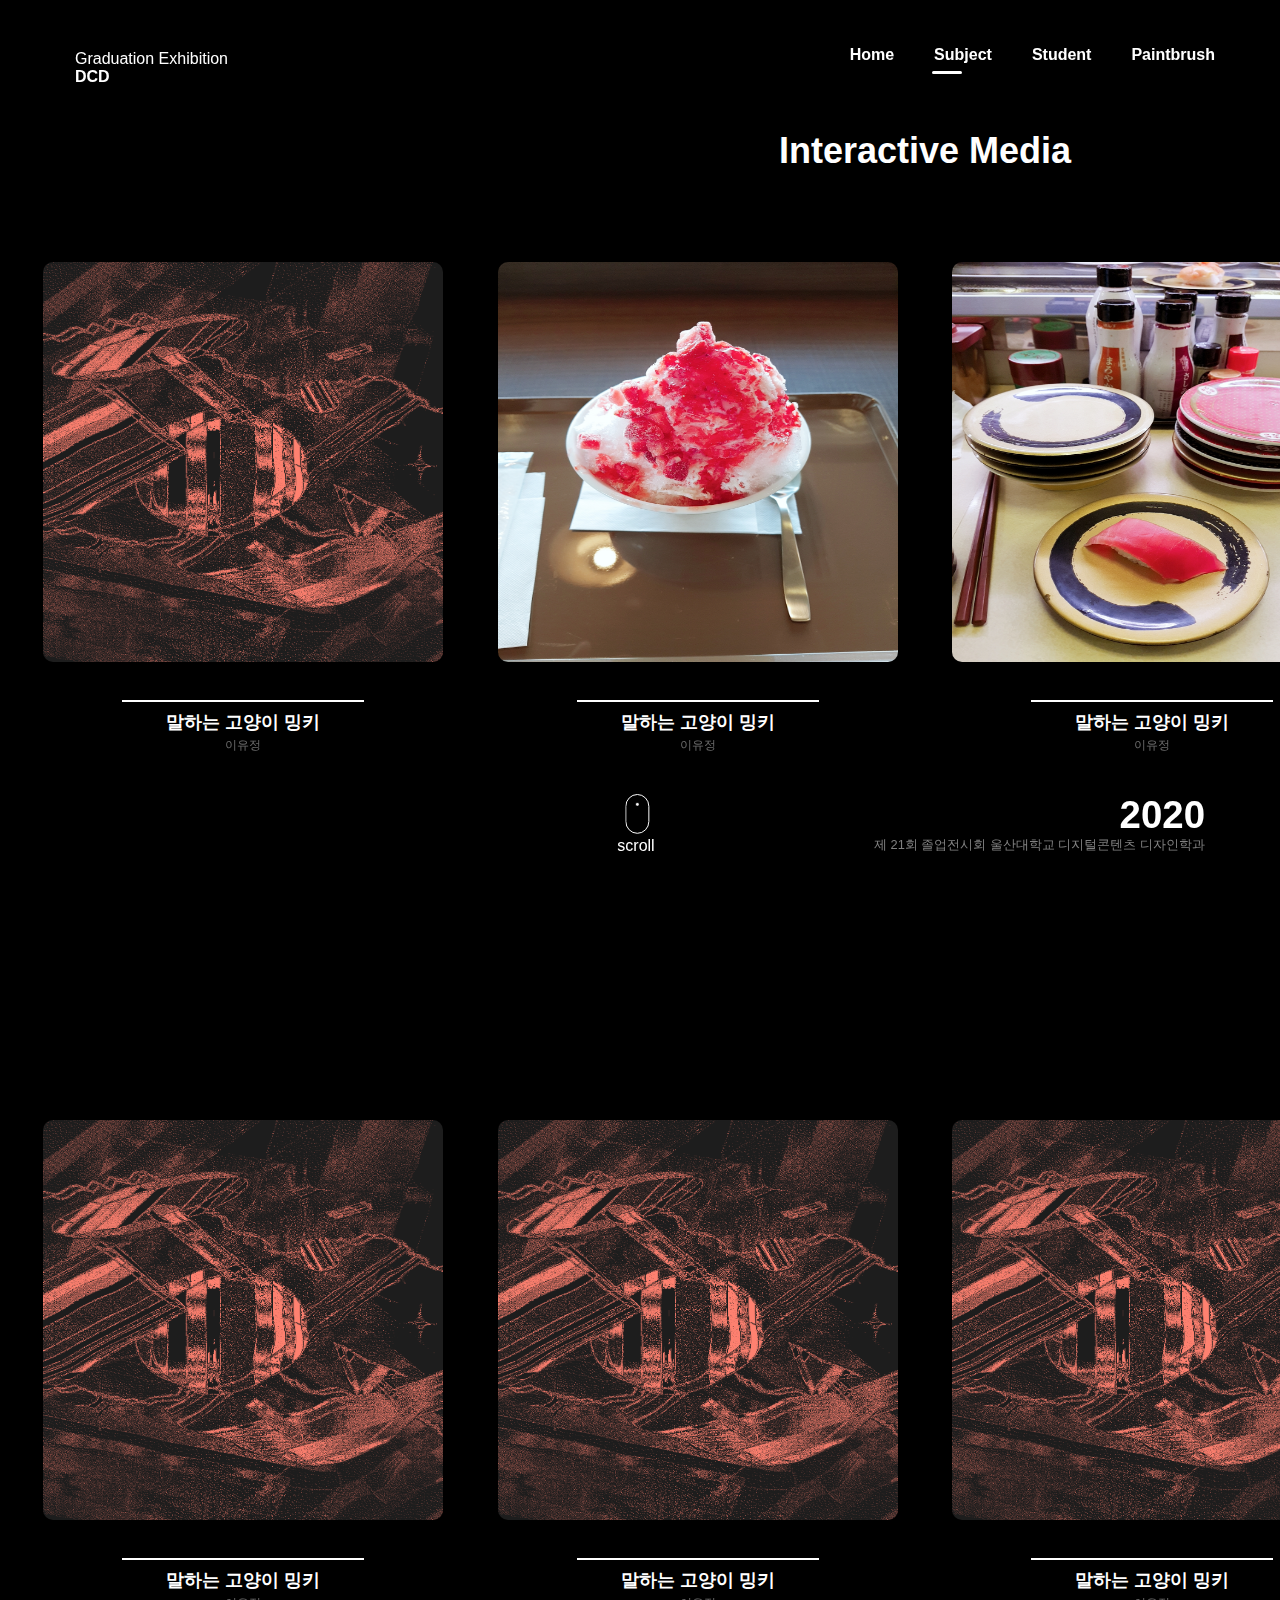
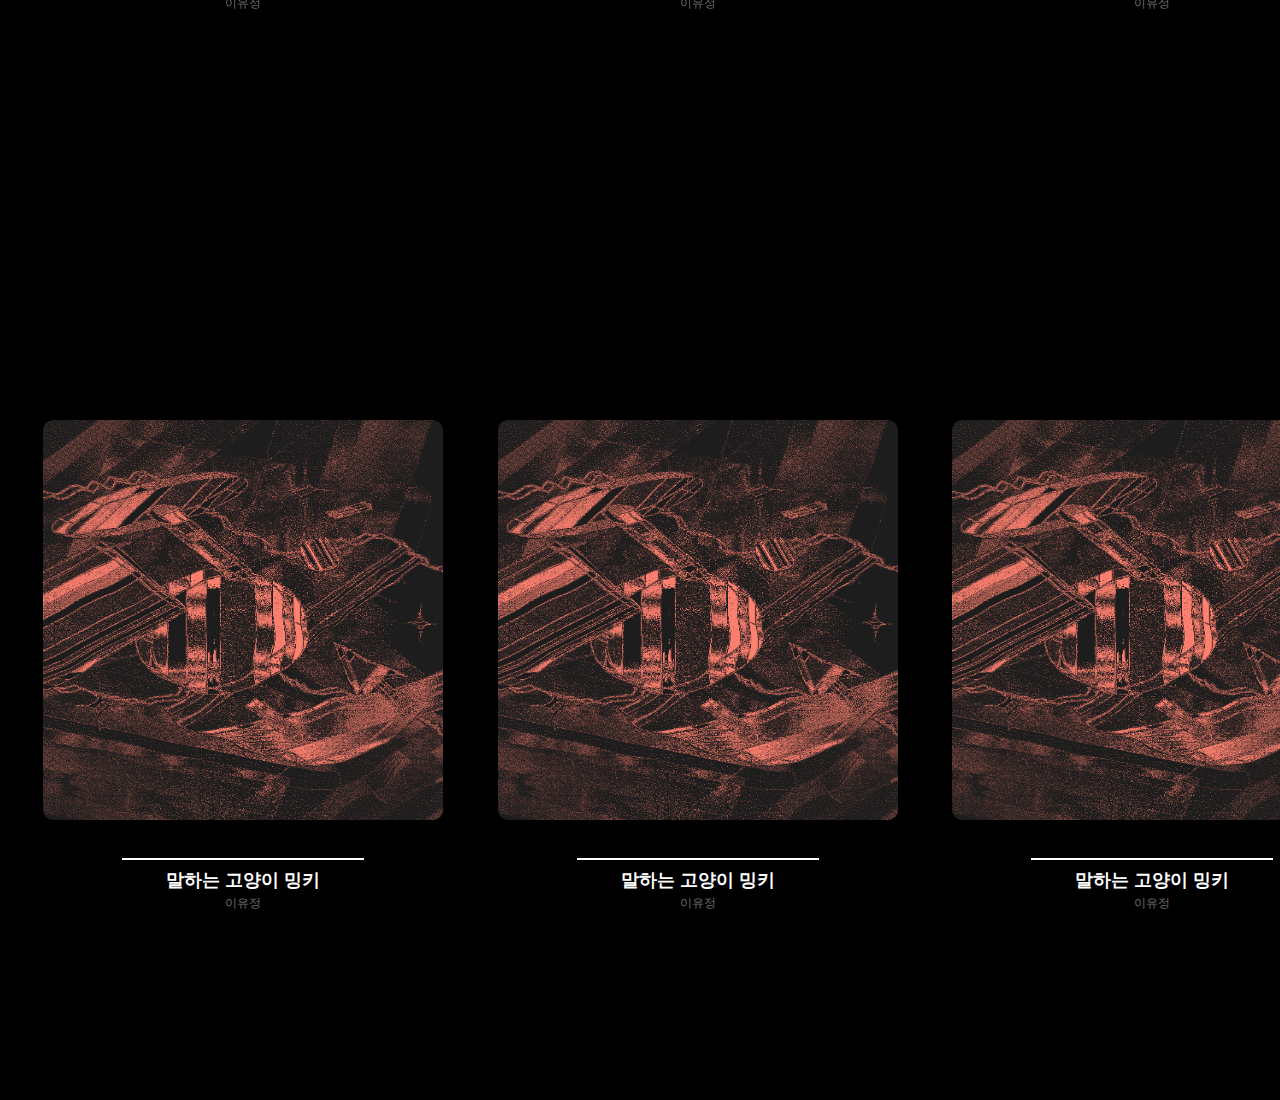
<file: Subject_04.html>
<html>
	<head>
		<title> Interactive Media </title>
		<meta charset="UTF-8">
		<link rel="stylesheet" href="css/index.css">
		<link rel="stylesheet" href="css/Subject.css">
		<script type="text/javascript" src="js/jquery-1.12.0.min.js"></script>
		<script type="text/javascript" src="js/Subject.js"></script>
	</head>
	<body class="box">
		<div id="onepage">
			<header class="header">
			<nav id="menubar1">
			 <ul>
				<li><a href="index.html">Graduation Exhibition<br><span>DCD</span></a></li>
			 </ul>
			</nav>
			<nav id="menubar2">
				<a href="index.html">Home</a>
				<a href="Subject_Main.html">Subject</a>
				<a href="Student.html">Student</a>
				<a href="Paintbrush.html">Paintbrush</a>
				<div id="indicator"></div>
			</nav>
		</header>
			<section class="s1">
				<div class="subimgform">
					<p class="tittle_up">Interactive Media</p>
					<div class="imgbox">
						<a href="#"><img src="images/subimg.png" alt="" class="zoom"></a>
						<br><br><hr>
						<p class="tittle">말하는 고양이 밍키</p>
						<p class="name">이유정</p>
					</div>
					<div class="imgbox">
						<a href="#"><img src="images/img_01.jpg" alt="" class="zoom"></a>
						<br><br><hr>
						<p class="tittle">말하는 고양이 밍키</p>
						<p class="name">이유정</p>
					</div>
					<div class="imgbox">
						<a href="#"><img src="images/img_02.jpg" alt="" class="zoom"></a>
						<br><br><hr>
						<p class="tittle">말하는 고양이 밍키</p>
						<p class="name">이유정</p>
					</div>
					<div class="imgbox">
						<a href="#"><img src="images/img_03.png" alt="" class="zoom"></a>
						<br><br><hr>
						<p class="tittle">말하는 고양이 밍키</p>
						<p class="name">이유정</p>
					</div>
				</div>
				<div class="scroll-link" href="#content">
					<svg class="mouse" xmlns="http://www.w3.org/2000/svg" viewBox="0 0 76 130" preserveAspectRatio="xMidYMid meet">
					<g fill="none" fill-rule="evenodd">
						<rect width="70" height="118" x="1.5" y="1.5" stroke="#FFF" stroke-width="3" rx="36"/>
						<circle class="scroll" cx="36.5" cy="31.5" r="4.5" fill="#FFF"/>
					</g>
				</svg>
				<p>scroll</p>
			</div>
			</section>
			<section class="s2">
				<div class="subimgform">
					<div class="imgbox">
						<a href="#"><img src="images/subimg.png" alt="" class="zoom"></a>
						<br><br><hr>
						<p class="tittle">말하는 고양이 밍키</p>
						<p class="name">이유정</p>
					</div>
					<div class="imgbox">
						<a href="#"><img src="images/subimg.png" alt="" class="zoom"></a>
						<br><br><hr>
						<p class="tittle">말하는 고양이 밍키</p>
						<p class="name">이유정</p>
					</div>
					<div class="imgbox">
						<a href="#"><img src="images/subimg.png" alt="" class="zoom"></a>
						<br><br><hr>
						<p class="tittle">말하는 고양이 밍키</p>
						<p class="name">이유정</p>
					</div>
					<div class="imgbox">
						<a href="#"><img src="images/subimg.png" alt="" class="zoom"></a>
						<br><br><hr>
						<p class="tittle">말하는 고양이 밍키</p>
						<p class="name">이유정</p>
					</div>
				</div>
			</section>
			<section class="s3">
				<div class="subimgform">
					<div class="imgbox">
						<a href="#"><img src="images/subimg.png" alt="" class="zoom"></a>
						<br><br><hr>
						<p class="tittle">말하는 고양이 밍키</p>
						<p class="name">이유정</p>
					</div>
					<div class="imgbox">
						<a href="#"><img src="images/subimg.png" alt="" class="zoom"></a>
						<br><br><hr>
						<p class="tittle">말하는 고양이 밍키</p>
						<p class="name">이유정</p>
					</div>
					<div class="imgbox">
						<a href="#"><img src="images/subimg.png" alt="" class="zoom"></a>
						<br><br><hr>
						<p class="tittle">말하는 고양이 밍키</p>
						<p class="name">이유정</p>
					</div>
					<div class="imgbox">
						<a href="#"><img src="images/subimg.png" alt="" class="zoom"></a>
						<br><br><hr>
						<p class="tittle">말하는 고양이 밍키</p>
						<p class="name">이유정</p>
					</div>
				</div>
			</section>
			<footer class="footer">
				<nav id="menubar3">
				 <ul>
					<li><span>2020</span><br>제 21회 졸업전시회 울산대학교 디지털콘텐츠 디자인학과</li>
				 </ul>
				</nav>
			</footer>
		</div>
		<script src="https://code.jquery.com/jquery-3.4.1.js" integrity="sha256-WpOohJOqMqqyKL9FccASB9O0KwACQJpFTUBLTYOVvVU=" crossorigin="anonymous"></script>
	</body>
</html>
</file>
<file: css/index.css>
#wrap {
    width : 100%;
    height : 100%;
    background : black;
    margin: 0;
    padding: 0;
}
.header {
    width : 100%;
    height : 80px;
}
.section {
    width : 100%;
    height : 750px;
}
.footer {
    width : 100%;
    height : 80px;
}
#menubar1 ul {
    float : left;
    margin : 0;
    padding : 0;
}
#menubar1 ul li {
    display : inline-block;
    list-style-type : none;
    font-family: Helvetica;
    padding : 50px 0px 0px 75px;
}
#menubar1 ul li span {
    text-align: left;
    font-weight: 900;
}
#menubar1 ul li a {
    color : white;
    text-decoration : none;
}
#menubar1 ul li a:hover {
    color : #cd4746;
}
#menubar2 {
    width: 317.5px;
    display: table;
    margin: 30px auto 0px;
    float : right;
    padding : 50px 45px 0px 0px;
    transform: translateY(-50%);
}

#menubar2 a {
    position: relative;
    width: 33.333%;
    display: table-cell;
    text-align: center;
    color: white;
    text-decoration: none;
    font-family: Verdana, Geneva, Tahoma, sans-serif;
    font-weight: bold;
    padding: 10px 20px;
    transition: 0.2s ease color;
}

#menubar2 a:before, #menubar2 a:after {
    content: "";
    position: absolute;
    border-radius: 50%;
    transform: scale(0);
    transition: 0.2s ease transform;
}

#menubar2 a:before {
    top: 0;
    left: 10px;
    width: 6px;
    height: 6px;
}

#menubar2 a:after {
    top: 5px;
    left: 18px;
    width: 4px;
    height: 4px
}

#menubar2 a:nth-child(1):before {
    background-color: yellow;
}

#menubar2 a:nth-child(1):after {
    background-color: red;
}

#menubar2 a:nth-child(2):before {
    background-color: #3F8C83;
}

#menubar2 a:nth-child(2):after {
    background-color: #89ff00;
}

#menubar2 a:nth-child(3):before {
    background-color: purple;
}

#menubar2 a:nth-child(3):after {
    background-color: palevioletred;
}

#menubar2 a:nth-child(4):before {
    background-color: #445E96;
}

#menubar2 a:nth-child(4):after {
    background-color: #448A96;
}
#indicator {
    position: absolute;
    left: 4%;
    bottom: 0;
    width: 30px;
    height: 3px;
    background-color: #fff;
    border-radius: 5px;
    transition: 0.2s ease left;
}

#menubar2 a:hover {
    color: #cd4746;
}

#menubar2 a:hover:before, #menubar2 a:hover:after {
    transform: scale(1);
}

#menubar2 a:nth-child(1):hover ~ #indicator {
    left: 4%;
    background: linear-gradient(130deg, yellow, red);
}

#menubar2 a:nth-child(2):hover ~ #indicator {
    left: 22.65%;
    background: linear-gradient(130deg, #3F8C83, #89ff00);
}

#menubar2 a:nth-child(3):hover ~ #indicator {
    left: 44.6%;
    background: linear-gradient(130deg, purple, palevioletred);
}

#menubar2 a:nth-child(4):hover ~ #indicator {
    left: 66.85%;
    background: linear-gradient(130deg, #445E96, #448A96);
}
#menubar3 ul {
    float : right;
    margin : 0;
    padding : 0;
}
#menubar3 ul li {
    display : inline-block;
    list-style-type : none;
    font-family: Verdana, Geneva, Tahoma, sans-serif;
    padding : 0px 75px 0px 0px;
    color : gray;
    font-size: 0.8em;
    text-align: right;
}
#menubar3 ul li span {
    font-family: Verdana, Geneva, Tahoma, sans-serif;
    font-weight: 900;
    font-size: 3em;
    color : white;
}
@import url(https://fonts.googleapis.com/css?family=Raleway:400,,800,900);
html {
  width: 100%;
  height: 100%;
}
body {
  margin: 0;
  width: 100%;
  height: 100%;
  font-family: 'Raleway', sans-serif;
}

.container {
  position: absolute;
  -webkit-transform: translate(-50%, -50%);
  -ms-transform: translate(-50%, -50%);
  transform: translate(-50%, -50%);
  left: 50%;
  top: 50%;
    max-wisth: 100%;
}
.title {
  color:#333;
  letter-spacing: 2.5px;
  font-weight: 800;
  color: transparent;
  font-size: 200px;
  background: url("../images/background_pic.jpg") repeat;
  background-position: 30% 10%;
    background-size: 200%;
  -webkit-background-clip: text;
  position: relative;
  text-align: center;
  line-height: 250px;
    text-transform: uppercase;
}
</file>
<file: css/Paintbrush.css>
canvas {
    cursor:crosshair;
    margin: -30px 0px 0px 52.5px;
    padding: 0;
}
#draw_btn {
    float : right;
    margin-top: -30px;
    padding : 0px 50px 0px 0px;
}
#draw_btn button {
    border: 1.5px solid #cd4746;
    background-color: rgba(0,0,0,0);
    color: white;
    padding: 3px 10px 3.5px 10px;
}
#draw_btn button:hover {
    border: 1.5px solid white;
    background-color: #cd4746;
}
#draw_btn1 {
    font-family: Verdana, Geneva, Tahoma, sans-serif;
    font-weight: bold;
    border-radius: 5px;
    margin-right: -2px;
}
#draw_btn2 {
    border-radius: 5px;
    margin-right: 2px;
}
#draw_btn3 {
    border-radius: 5px;
    margin-right: 2px;
}
#draw_btn4 {
    border-radius: 5px;
    margin-right: -2px;
}
#draw_btn5 {
    font-family: Verdana, Geneva, Tahoma, sans-serif;
    font-weight: bold;
    border-radius: 5px;
    margin-right:-2px;
}
#indicator {
    position: absolute;
    left: 66.85%;
    bottom: 0;
    width: 30px;
    height: 3px;
    background-color: #fff;
    border-radius: 5px;
    transition: 0.2s ease left;
}
</file>
<file: css/Student.css>
body, html {
    padding:0;
    margin:0;
}
section {
    background-color: black;
}
.box {
    -ms-overflow-style: none;
    scrollbar-width: none;
}
.box::-webkit-scrollbar {
    display: none;
}
.header {
    position: fixed;
    float: left;
    width : 100%;
    height : 80px;
}
.footer {
    position: fixed;
    float: left;
    bottom: 27.5px;
    width : 100%;
    height : 80px;
}
.subimgform {
  clear: both;
  width: 1165px;
  height: 650px;
  margin-left: auto;
  margin-right: auto;
  padding-top: 110px;
  display: block;
  text-align: left;
}
.subimgform img {
  width: 177px;
  height: 255.5px;
  border: 0px;
  margin-top: 40px;
  margin-left: 20px;
  margin-right: 20px;
  -webkit-filter: grayscale(100%);
  filter: gray;
}
.subimgform img:hover {
  -webkit-filter: grayscale(0%);
  filter: none;
}
.imgbox {
  display: inline-block;
  padding: 0px 5px 0px 5px;
}
.imgbox p {
  font-family: Verdana, Geneva, Tahoma, sans-serif;
  font-weight: 650;
  font-size: 14px;
  margin: 20px 0px 10px 20px;
  color: white;
}
.mouse {
	max-width: $mouse-width;
	width: 25px;
	height: auto;
}
.scroll {
	animation-name: scroll;
	animation-duration: 1.5s;
	animation-timing-function: cubic-bezier(0.650, -0.550, 0.250, 1.500);
	animation-iteration-count: infinite;
	transform-origin: 50% 20.5px;
	will-change: transform, opacity;
	opacity: 1;
}
.scroll-link {
	position: absolute;
	left: 50%;
  bottom: 45px;
	transform: translateX(-50%);
}
.scroll-link p {
  color: white;
  margin: 0px 0px 0px -8px;
  padding: 0;
  font-family: Verdana, Geneva, Tahoma, sans-serif;
}
@keyframes scroll {

	0%, 20% {
		transform: translateY(0) scaleY(1);
	}
	100% {
		transform: translateY(36px) scaleY(2);
		opacity: 0;
	}
}
#indicator {
    position: absolute;
    left: 44.6%;
    bottom: 0;
    width: 30px;
    height: 3px;
    background-color: #fff;
    border-radius: 5px;
    transition: 0.2s ease left;
}
.bigPictureWrapper {
position: absolute;
display: none;
justify-content: center;
align-items: center;
top: 150px;
left: 50%;
margin-left: -221px;
z-index: 2;
}
.bigPicture {
position: relative;
display:flex;
justify-content: center;
align-items: center;
z-index: 2;
}
</file>
<file: css/Subject.css>
body, html {
    padding:0;
    margin:0;
}
section {
    background-color: black;
}
.box {
    -ms-overflow-style: none;
    scrollbar-width: none;
}
.box::-webkit-scrollbar {
    display: none;
}
.header {
    position: fixed;
    float: left;
    width : 100%;
    height : 80px;
}
.footer {
    position: fixed;
    float: left;
    bottom: 27.5px;
    width : 100%;
    height : 80px;
}
.subimgform{
  clear: both;
  width: 1850px;
  height: 750px;
  margin-left: auto;
  margin-right: auto;
  padding-top: 130px;
  display: block;
  text-align: center;
}
.subimgform img{
  width: 400px;
  height: 400px;
  margin-top: 90px;
  margin-left: 20px;
  margin-right: 20px;
}
.zoom {
    overflow: hidden;
    box-sizing: border-box;
    border-radius: 10px;
    transition: transform .3s;
    display:inline-block; /* 가로로 배치 */
}
.zoom:hover {
    -ms-transform: scale(1.15);
    -webkit-transform: scale(1.15);
    transform: scale(1.15);
}
.zoom img {
    width: 100%;
}
.subimgform p{
  color: white;
}
hr {
  border: solid 1px white;
  width: 240px;
  margin-top: 20px;
}
.tittle_up{
  font-size: 36px;
  font-family: Helvetica;
  font-weight: bold;
  margin: 0;
}
.tittle{
  font-size: 18px;
  font-weight: bold;
  margin-top: 8px;
  margin-bottom: 0px;
}
.name{
  font-size: 12px;
  opacity: 40%;
  margin-top: 2.5px;
  }
.imgbox{
  display: inline-block;
  padding: 0px 5px 0px 5px;
}
.mouse {
	max-width: $mouse-width;
	width: 25px;
	height: auto;
}
.scroll {
	animation-name: scroll;
	animation-duration: 1.5s;
	animation-timing-function: cubic-bezier(0.650, -0.550, 0.250, 1.500);
	animation-iteration-count: infinite;
	transform-origin: 50% 20.5px;
	will-change: transform, opacity;
	opacity: 1;
}
.scroll-link {
	position: absolute;
	bottom: 1rem;
	left: 50%;
  bottom: 45px;
	transform: translateX(-50%);
}
.scroll-link p {
  color: white;
  margin: 0px 0px 0px -8px;
  padding: 0;
  font-family: Verdana, Geneva, Tahoma, sans-serif;
}
@keyframes scroll {

	0%, 20% {
		transform: translateY(0) scaleY(1);
	}
	100% {
		transform: translateY(36px) scaleY(2);
		opacity: 0;
	}
}
#indicator {
    position: absolute;
    left: 22.65%;
    bottom: 0;
    width: 30px;
    height: 3px;
    background-color: #fff;
    border-radius: 5px;
    transition: 0.2s ease left;
}
</file>
